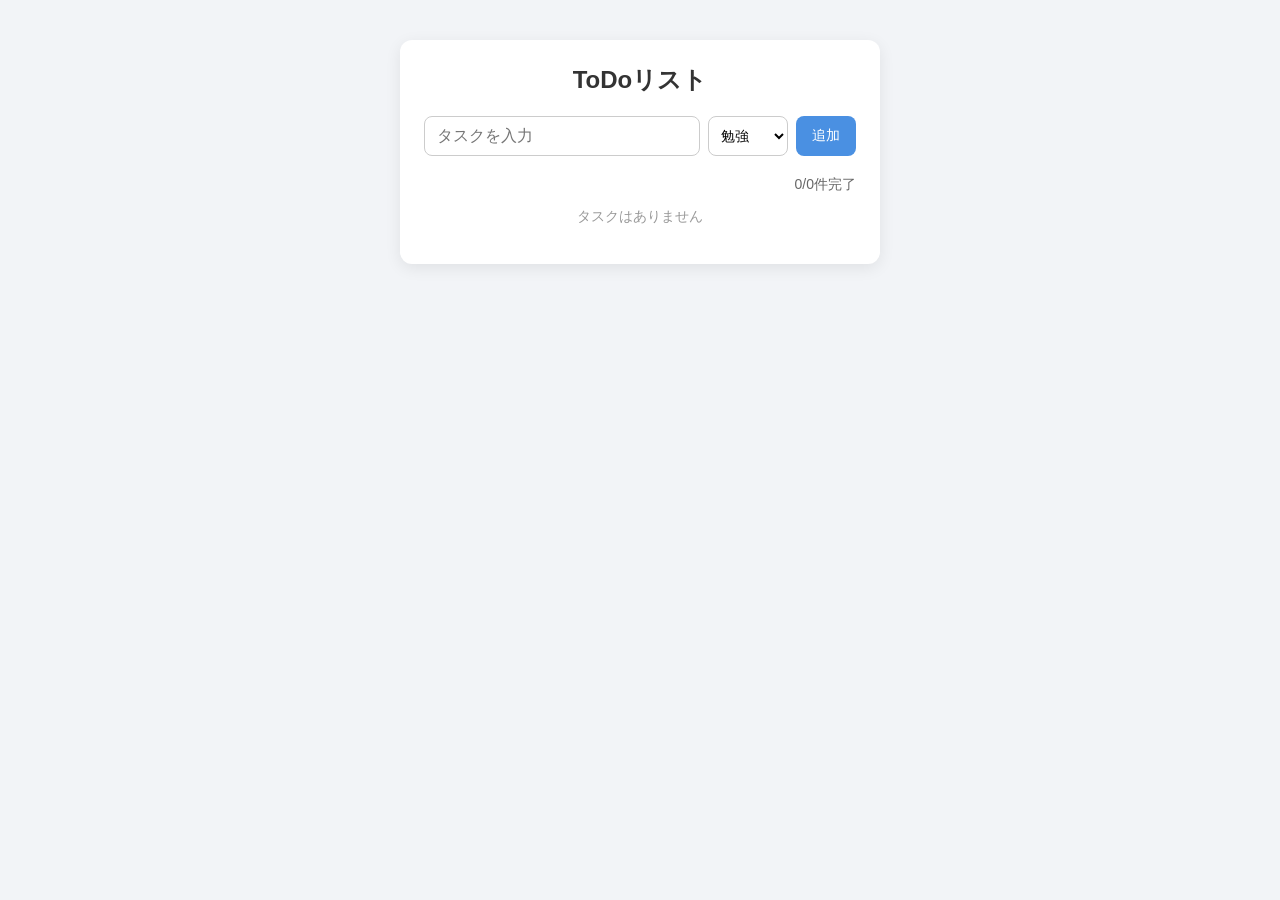
<file: week1/index.html>
<!DOCTYPE html>
<html lang="ja">
<head>
  <meta charset="UTF-8">
  <meta name="viewport" content="width=device-width, initial-scale=1.0">
  <title>ToDoリスト</title>
  <style>
    * {
      box-sizing: border-box;
    }

    body {
      margin: 0;
      padding: 40px 16px;
      background: #f2f4f7;
      font-family: "Hiragino Sans", "Noto Sans JP", "Yu Gothic", sans-serif;
      color: #333;
    }

    .container {
      max-width: 480px;
      margin: 0 auto;
      padding: 24px;
      background: #fff;
      border-radius: 12px;
      box-shadow: 0 4px 16px rgba(0, 0, 0, 0.08);
    }

    h1 {
      margin: 0 0 20px;
      font-size: 24px;
      text-align: center;
    }

    .input-area {
      display: flex;
      flex-wrap: wrap;
      gap: 8px;
      margin-bottom: 20px;
    }

    #taskInput {
      flex: 1 1 200px;
      min-width: 0;
      padding: 10px 12px;
      font-size: 16px;
      border: 1px solid #ccc;
      border-radius: 8px;
      outline: none;
    }

    #taskInput:focus {
      border-color: #4a90e2;
    }

    #categorySelect {
      margin-left: auto;
      padding: 10px 8px;
      font-size: 14px;
      background: #fff;
      border: 1px solid #ccc;
      border-radius: 8px;
      outline: none;
    }

    #categorySelect:focus {
      border-color: #4a90e2;
    }

    button {
      cursor: pointer;
      border: none;
      border-radius: 8px;
      font-size: 14px;
    }

    #addButton {
      flex-shrink: 0;
      padding: 10px 16px;
      background: #4a90e2;
      color: #fff;
    }

    #addButton:hover {
      background: #357abd;
    }

    #taskCount {
      margin: 0 0 12px;
      color: #666;
      font-size: 14px;
      text-align: right;
    }

    #taskList {
      list-style: none;
      margin: 0;
      padding: 0;
    }

    .task-item {
      display: flex;
      align-items: center;
      justify-content: space-between;
      padding: 12px;
      margin-bottom: 8px;
      background: #fafafa;
      border-left: 6px solid #ccc;
      border-radius: 8px;
      box-shadow: 0 1px 4px rgba(0, 0, 0, 0.06);
    }

    /* カテゴリーごとの色 */
    .task-item.category-study {
      background: #e8f1fc;
      border-left-color: #4a90e2;
    }

    .task-item.category-work {
      background: #fdf0e1;
      border-left-color: #e67e22;
    }

    .task-item.category-play {
      background: #e6f6ec;
      border-left-color: #27ae60;
    }

    .category-label {
      flex-shrink: 0;
      margin-right: 10px;
      padding: 2px 8px;
      color: #fff;
      font-size: 12px;
      border-radius: 10px;
    }

    .category-study .category-label {
      background: #2a6fbf;
    }

    .category-work .category-label {
      background: #b85c0a;
    }

    .category-play .category-label {
      background: #1c8049;
    }

    .task-text {
      flex: 1;
      cursor: pointer;
      word-break: break-all;
    }

    .task-item.done .task-text {
      text-decoration: line-through;
      color: #aaa;
    }

    .delete-button {
      margin-left: 12px;
      padding: 6px 10px;
      background: #e74c3c;
      color: #fff;
    }

    .delete-button:hover {
      background: #c0392b;
    }

    .empty-message {
      text-align: center;
      color: #999;
      font-size: 14px;
    }
  </style>
</head>
<body>
  <div class="container">
    <h1>ToDoリスト</h1>

    <div class="input-area">
      <input type="text" id="taskInput" placeholder="タスクを入力">
      <select id="categorySelect" aria-label="カテゴリー"></select>
      <button id="addButton">追加</button>
    </div>

    <p id="taskCount"></p>

    <ul id="taskList"></ul>
  </div>

  <script>
    // タスクを管理する配列
    // 各タスクは { text: "内容", done: false, category: "study" } の形
    const tasks = [];

    // 選べるカテゴリー(色はCSSの .category-○○ で指定する)
    const categories = [
      { id: "study", label: "勉強" },
      { id: "work", label: "バイト" },
      { id: "play", label: "遊び" }
    ];

    const taskInput = document.getElementById("taskInput");
    const categorySelect = document.getElementById("categorySelect");
    const addButton = document.getElementById("addButton");
    const taskList = document.getElementById("taskList");
    const taskCount = document.getElementById("taskCount");

    // カテゴリーの選択肢を作る
    categories.forEach(function (category) {
      const option = document.createElement("option");
      option.value = category.id;
      option.textContent = category.label;
      categorySelect.appendChild(option);
    });

    // タスクを追加する
    function addTask() {
      const text = taskInput.value.trim();
      if (text === "") return;

      tasks.push({ text: text, done: false, category: categorySelect.value });
      taskInput.value = "";
      render();
    }

    // 完了状態を切り替える
    function toggleTask(index) {
      tasks[index].done = !tasks[index].done;
      render();
    }

    // タスクを削除する
    function deleteTask(index) {
      tasks.splice(index, 1);
      render();
    }

    // 配列の内容をもとに画面を描き直す
    function render() {
      taskList.innerHTML = "";

      // 完了件数/総件数を表示する
      const doneCount = tasks.filter(function (task) {
        return task.done;
      }).length;
      taskCount.textContent = doneCount + "/" + tasks.length + "件完了";

      if (tasks.length === 0) {
        const p = document.createElement("p");
        p.className = "empty-message";
        p.textContent = "タスクはありません";
        taskList.appendChild(p);
        return;
      }

      tasks.forEach(function (task, index) {
        const li = document.createElement("li");
        li.className = "task-item category-" + task.category;
        if (task.done) {
          li.classList.add("done");
        }

        const label = document.createElement("span");
        label.className = "category-label";
        label.textContent = categories.find(function (category) {
          return category.id === task.category;
        }).label;

        const span = document.createElement("span");
        span.className = "task-text";
        span.textContent = task.text;
        span.addEventListener("click", function () {
          toggleTask(index);
        });

        const deleteButton = document.createElement("button");
        deleteButton.className = "delete-button";
        deleteButton.textContent = "削除";
        deleteButton.addEventListener("click", function () {
          deleteTask(index);
        });

        li.appendChild(label);
        li.appendChild(span);
        li.appendChild(deleteButton);
        taskList.appendChild(li);
      });
    }

    addButton.addEventListener("click", addTask);

    // Enterキーでも追加できるようにする
    taskInput.addEventListener("keydown", function (e) {
      if (e.key === "Enter" && !e.isComposing) {
        addTask();
      }
    });

    render();
  </script>
</body>
</html>
</file>
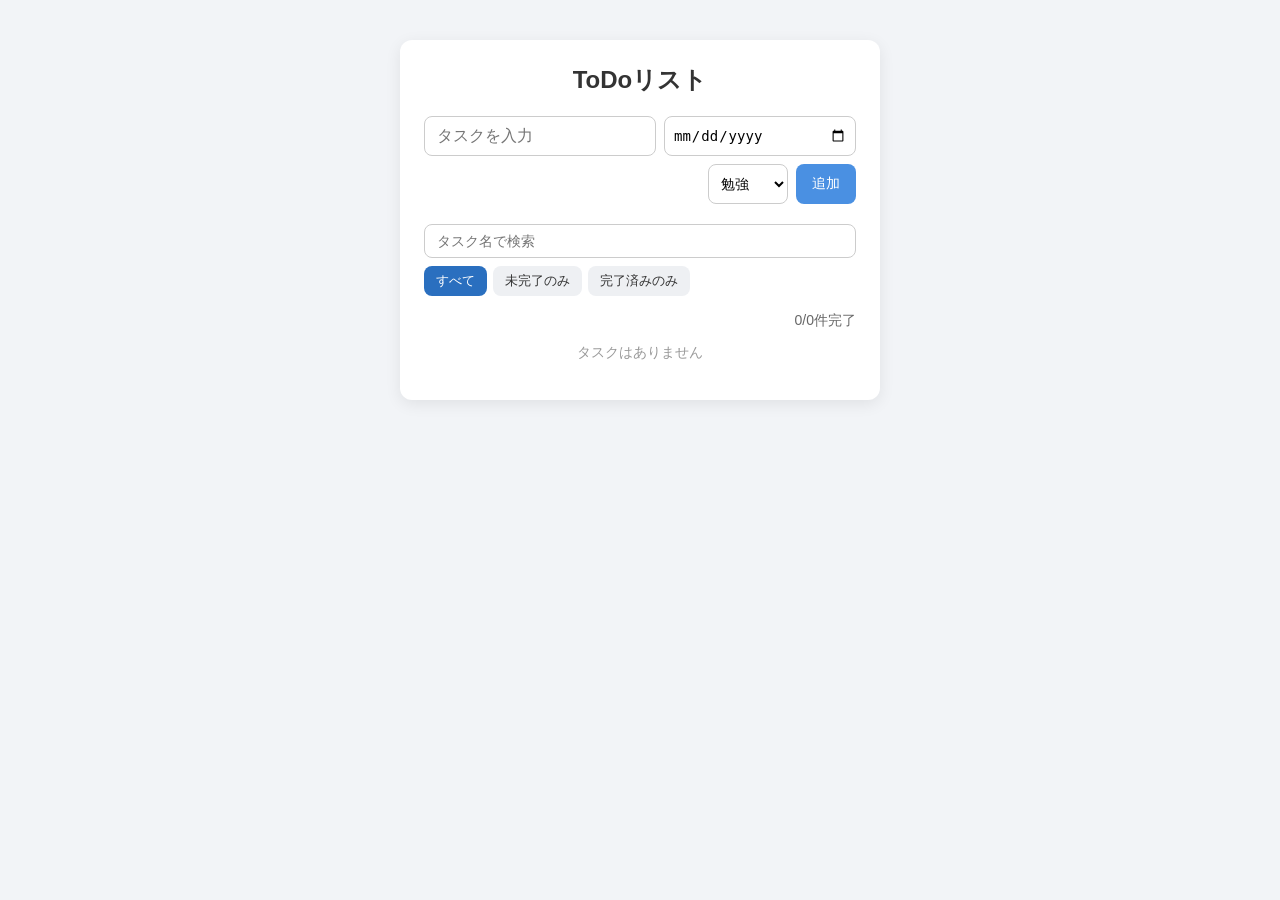
<file: week2/experiment-3/index.html>
<!DOCTYPE html>
<html lang="ja">
<head>
  <meta charset="UTF-8">
  <meta name="viewport" content="width=device-width, initial-scale=1.0">
  <title>ToDoリスト</title>
  <style>
    * {
      box-sizing: border-box;
    }

    body {
      margin: 0;
      padding: 40px 16px;
      background: #f2f4f7;
      font-family: "Hiragino Sans", "Noto Sans JP", "Yu Gothic", sans-serif;
      color: #333;
    }

    .container {
      max-width: 480px;
      margin: 0 auto;
      padding: 24px;
      background: #fff;
      border-radius: 12px;
      box-shadow: 0 4px 16px rgba(0, 0, 0, 0.08);
    }

    h1 {
      margin: 0 0 20px;
      font-size: 24px;
      text-align: center;
    }

    .input-area {
      display: flex;
      flex-wrap: wrap;
      gap: 8px;
      margin-bottom: 20px;
    }

    #taskInput {
      flex: 1 1 200px;
      min-width: 0;
      padding: 10px 12px;
      font-size: 16px;
      border: 1px solid #ccc;
      border-radius: 8px;
      outline: none;
    }

    #taskInput:focus {
      border-color: #4a90e2;
    }

    #dueDateInput {
      flex: 1 1 160px;
      min-width: 0;
      padding: 10px 8px;
      font-size: 14px;
      border: 1px solid #ccc;
      border-radius: 8px;
      outline: none;
    }

    #dueDateInput:focus {
      border-color: #4a90e2;
    }

    #categorySelect {
      margin-left: auto;
      padding: 10px 8px;
      font-size: 14px;
      background: #fff;
      border: 1px solid #ccc;
      border-radius: 8px;
      outline: none;
    }

    #categorySelect:focus {
      border-color: #4a90e2;
    }

    button {
      cursor: pointer;
      border: none;
      border-radius: 8px;
      font-size: 14px;
    }

    #addButton {
      flex-shrink: 0;
      padding: 10px 16px;
      background: #4a90e2;
      color: #fff;
    }

    #addButton:hover {
      background: #357abd;
    }

    .filter-area {
      margin-bottom: 16px;
    }

    #searchInput {
      width: 100%;
      margin-bottom: 8px;
      padding: 8px 12px;
      font-size: 14px;
      border: 1px solid #ccc;
      border-radius: 8px;
      outline: none;
    }

    #searchInput:focus {
      border-color: #4a90e2;
    }

    .filter-group {
      display: flex;
      flex-wrap: wrap;
      gap: 6px;
    }

    .filter-button {
      padding: 6px 12px;
      background: #eef0f3;
      color: #333;
      font-size: 13px;
    }

    .filter-button:hover {
      background: #dfe3e8;
    }

    /* 選択中のフィルター */
    .filter-button[aria-pressed="true"] {
      background: #2a6fbf;
      color: #fff;
    }

    #taskCount {
      margin: 0 0 12px;
      color: #666;
      font-size: 14px;
      text-align: right;
    }

    #taskList {
      list-style: none;
      margin: 0;
      padding: 0;
    }

    .task-item {
      display: flex;
      align-items: center;
      justify-content: space-between;
      padding: 12px;
      margin-bottom: 8px;
      background: #fafafa;
      border-left: 6px solid #ccc;
      border-radius: 8px;
      box-shadow: 0 1px 4px rgba(0, 0, 0, 0.06);
    }

    /* カテゴリーごとの色 */
    .task-item.category-study {
      background: #e8f1fc;
      border-left-color: #4a90e2;
    }

    .task-item.category-work {
      background: #fdf0e1;
      border-left-color: #e67e22;
    }

    .task-item.category-play {
      background: #e6f6ec;
      border-left-color: #27ae60;
    }

    /* 締め切りを過ぎたタスク(カテゴリーの色より優先するため、その後ろに書く) */
    .task-item.overdue {
      background: #fbdedb;
      border-left-color: #e74c3c;
    }

    .task-item.overdue .due-date {
      color: #a93226;
      font-weight: bold;
    }

    .category-label {
      flex-shrink: 0;
      margin-right: 10px;
      padding: 2px 8px;
      color: #fff;
      font-size: 12px;
      border-radius: 10px;
    }

    .category-study .category-label {
      background: #2a6fbf;
    }

    .category-work .category-label {
      background: #b85c0a;
    }

    .category-play .category-label {
      background: #1c8049;
    }

    .task-text {
      flex: 1;
      cursor: pointer;
      word-break: break-all;
    }

    .task-item.done .task-text {
      text-decoration: line-through;
      color: #aaa;
    }

    .due-date {
      flex-shrink: 0;
      margin-left: 8px;
      color: #666;
      font-size: 12px;
    }

    /* スマホ幅では入力欄を1行に収め、締め切り日はタスク名の下に表示する */
    @media (max-width: 480px) {
      #dueDateInput {
        flex-basis: 120px;
      }

      .task-item {
        flex-wrap: wrap;
      }

      .due-date {
        order: 1;
        width: 100%;
        margin: 6px 0 0;
        text-align: right;
      }
    }

    .delete-button {
      margin-left: 12px;
      padding: 6px 10px;
      background: #e74c3c;
      color: #fff;
    }

    .delete-button:hover {
      background: #c0392b;
    }

    .empty-message {
      text-align: center;
      color: #999;
      font-size: 14px;
    }
  </style>
</head>
<body>
  <div class="container">
    <h1>ToDoリスト</h1>

    <div class="input-area">
      <input type="text" id="taskInput" placeholder="タスクを入力">
      <input type="date" id="dueDateInput" aria-label="締め切り日">
      <select id="categorySelect" aria-label="カテゴリー"></select>
      <button id="addButton">追加</button>
    </div>

    <div class="filter-area">
      <input type="search" id="searchInput" placeholder="タスク名で検索" aria-label="タスク名で検索">
      <div class="filter-group" id="statusFilter" role="group" aria-label="完了状態で絞り込み"></div>
    </div>

    <p id="taskCount"></p>

    <ul id="taskList"></ul>
  </div>

  <script>
    // Local Storage に保存するときのキー
    const STORAGE_KEY = "todo-tasks";

    // 選べるカテゴリー(色はCSSの .category-○○ で指定する)
    const categories = [
      { id: "study", label: "勉強" },
      { id: "work", label: "バイト" },
      { id: "play", label: "遊び" }
    ];

    // タスクを管理する配列(保存済みのタスクがあれば読み込む)
    // 各タスクは { text: "内容", done: false, category: "study", dueDate: "2026-12-31" } の形
    // dueDate は締め切り日で、未設定なら空文字(機能追加より前に保存したタスクには無い)
    const tasks = loadTasks();

    // 状態フィルターの選択肢
    const statusOptions = [
      { id: "all", label: "すべて" },
      { id: "active", label: "未完了のみ" },
      { id: "done", label: "完了済みのみ" }
    ];

    // 現在選択中の状態フィルター
    let currentStatus = "all";

    const taskInput = document.getElementById("taskInput");
    const dueDateInput = document.getElementById("dueDateInput");
    const categorySelect = document.getElementById("categorySelect");
    const addButton = document.getElementById("addButton");
    const taskList = document.getElementById("taskList");
    const taskCount = document.getElementById("taskCount");
    const searchInput = document.getElementById("searchInput");
    const statusFilter = document.getElementById("statusFilter");

    // カテゴリーの選択肢を作る
    categories.forEach(function (category) {
      const option = document.createElement("option");
      option.value = category.id;
      option.textContent = category.label;
      categorySelect.appendChild(option);
    });

    // 状態フィルターのボタンを作る(最初は「すべて」を選択状態にする)
    statusOptions.forEach(function (option) {
      const button = document.createElement("button");
      button.className = "filter-button";
      button.textContent = option.label;
      button.setAttribute("aria-pressed", String(option.id === currentStatus));
      button.addEventListener("click", function () {
        statusFilter.querySelectorAll("button").forEach(function (other) {
          other.setAttribute("aria-pressed", String(other === button));
        });
        currentStatus = option.id;
        render();
      });
      statusFilter.appendChild(button);
    });

    // タスクが状態フィルターと検索キーワードの両方に合うか調べる
    function matchesFilter(task) {
      const statusOk =
        currentStatus === "all" ||
        (currentStatus === "done" && task.done) ||
        (currentStatus === "active" && !task.done);
      const keyword = searchInput.value.trim().toLowerCase();
      return statusOk && task.text.toLowerCase().includes(keyword);
    }

    // Local Storage からタスクを読み込む
    // 読み込めないときや壊れたデータは無視して、画面が動かなくならないようにする
    function loadTasks() {
      try {
        const saved = JSON.parse(localStorage.getItem(STORAGE_KEY));
        if (!Array.isArray(saved)) return [];

        return saved.filter(function (task) {
          return (
            task !== null &&
            typeof task.text === "string" &&
            typeof task.done === "boolean" &&
            categories.some(function (category) {
              return category.id === task.category;
            })
          );
        });
      } catch (error) {
        console.warn("タスクを読み込めませんでした", error);
        return [];
      }
    }

    // タスクを Local Storage に保存する
    function saveTasks() {
      try {
        localStorage.setItem(STORAGE_KEY, JSON.stringify(tasks));
      } catch (error) {
        console.warn("タスクを保存できませんでした", error);
      }
    }

    // タスクを追加する
    function addTask() {
      const text = taskInput.value.trim();
      if (text === "") return;

      tasks.push({
        text: text,
        done: false,
        category: categorySelect.value,
        dueDate: dueDateInput.value
      });
      saveTasks();
      taskInput.value = "";
      dueDateInput.value = "";
      render();
    }

    // 完了状態を切り替える
    function toggleTask(index) {
      tasks[index].done = !tasks[index].done;
      saveTasks();
      render();
    }

    // タスクを削除する
    function deleteTask(index) {
      tasks.splice(index, 1);
      saveTasks();
      render();
    }

    // 今日の日付を "2026-12-31" の形で返す(日本時間などの端末の日付を使う)
    function getToday() {
      const now = new Date();
      const month = String(now.getMonth() + 1).padStart(2, "0");
      const day = String(now.getDate()).padStart(2, "0");
      return now.getFullYear() + "-" + month + "-" + day;
    }

    // 未完了で締め切りを過ぎているか調べる(締め切り当日はまだ過ぎていない扱い)
    function isOverdue(task) {
      return !task.done && task.dueDate && task.dueDate < getToday();
    }

    // 配列の内容をもとに画面を描き直す
    function render() {
      taskList.innerHTML = "";

      // 完了件数/総件数を表示する
      const doneCount = tasks.filter(function (task) {
        return task.done;
      }).length;
      taskCount.textContent = doneCount + "/" + tasks.length + "件完了";

      if (!tasks.some(matchesFilter)) {
        const p = document.createElement("p");
        p.className = "empty-message";
        p.textContent = tasks.length === 0 ? "タスクはありません" : "条件に合うタスクはありません";
        taskList.appendChild(p);
        return;
      }

      // index は tasks 配列での位置なので、絞り込み中でも正しいタスクを操作できる
      tasks.forEach(function (task, index) {
        if (!matchesFilter(task)) return;

        const li = document.createElement("li");
        li.className = "task-item category-" + task.category;
        if (task.done) {
          li.classList.add("done");
        }
        if (isOverdue(task)) {
          li.classList.add("overdue");
        }

        const label = document.createElement("span");
        label.className = "category-label";
        label.textContent = categories.find(function (category) {
          return category.id === task.category;
        }).label;

        const span = document.createElement("span");
        span.className = "task-text";
        span.textContent = task.text;
        span.addEventListener("click", function () {
          toggleTask(index);
        });

        const deleteButton = document.createElement("button");
        deleteButton.className = "delete-button";
        deleteButton.textContent = "削除";
        deleteButton.addEventListener("click", function () {
          deleteTask(index);
        });

        li.appendChild(label);
        li.appendChild(span);

        // 締め切り日が設定されているタスクだけ表示する
        if (task.dueDate) {
          const dueDate = document.createElement("span");
          dueDate.className = "due-date";
          dueDate.textContent = "締切: " + task.dueDate;
          li.appendChild(dueDate);
        }

        li.appendChild(deleteButton);
        taskList.appendChild(li);
      });
    }

    addButton.addEventListener("click", addTask);

    // 入力するたびに検索結果を更新する
    searchInput.addEventListener("input", render);

    // Enterキーでも追加できるようにする
    taskInput.addEventListener("keydown", function (e) {
      if (e.key === "Enter" && !e.isComposing) {
        addTask();
      }
    });

    render();
  </script>
</body>
</html>
</file>
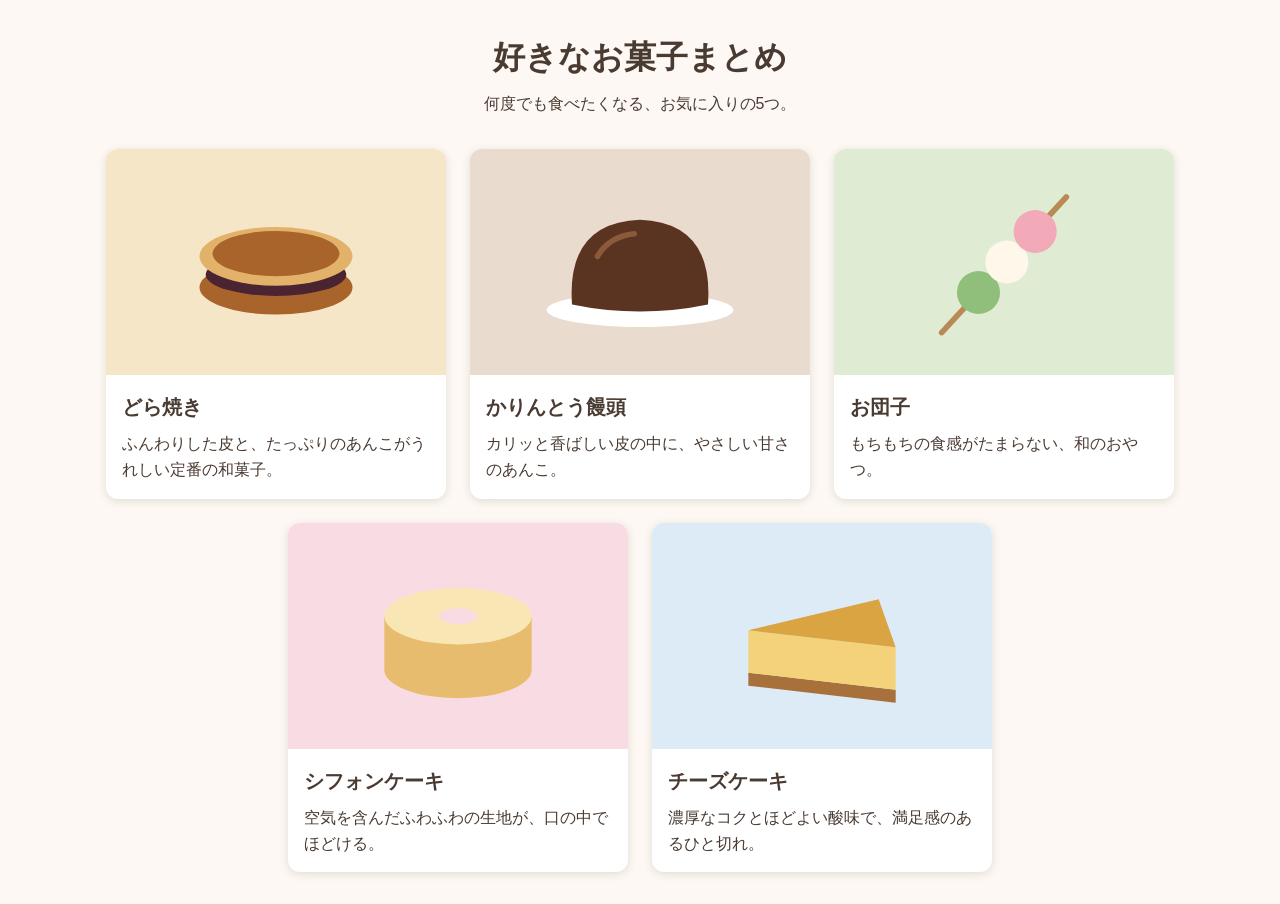
<file: week2/okashi/index.html>
<!DOCTYPE html>
<html lang="ja">
<head>
  <meta charset="UTF-8">
  <meta name="viewport" content="width=device-width, initial-scale=1.0">
  <title>好きなお菓子まとめ</title>
  <link rel="stylesheet" href="style.css">
</head>
<body>
  <header class="page-header">
    <h1>好きなお菓子まとめ</h1>
    <p>何度でも食べたくなる、お気に入りの5つ。</p>
  </header>

  <main class="cards">
    <article class="card">
      <img src="images/dorayaki.svg" alt="どら焼きのイメージ画像">
      <h2>どら焼き</h2>
      <p>ふんわりした皮と、たっぷりのあんこがうれしい定番の和菓子。</p>
    </article>

    <article class="card">
      <img src="images/karinto-manju.svg" alt="かりんとう饅頭のイメージ画像">
      <h2>かりんとう饅頭</h2>
      <p>カリッと香ばしい皮の中に、やさしい甘さのあんこ。</p>
    </article>

    <article class="card">
      <img src="images/dango.svg" alt="お団子のイメージ画像">
      <h2>お団子</h2>
      <p>もちもちの食感がたまらない、和のおやつ。</p>
    </article>

    <article class="card">
      <img src="images/chiffon.svg" alt="シフォンケーキのイメージ画像">
      <h2>シフォンケーキ</h2>
      <p>空気を含んだふわふわの生地が、口の中でほどける。</p>
    </article>

    <article class="card">
      <img src="images/cheesecake.svg" alt="チーズケーキのイメージ画像">
      <h2>チーズケーキ</h2>
      <p>濃厚なコクとほどよい酸味で、満足感のあるひと切れ。</p>
    </article>
  </main>
</body>
</html>
</file>
<file: week2/okashi/style.css>
* {
  box-sizing: border-box;
}

body {
  margin: 0;
  padding: 32px 16px;
  background-color: #fdf8f3;
  color: #4a3b32;
  font-family: "Hiragino Sans", "Yu Gothic", "Meiryo", sans-serif;
  line-height: 1.6;
}

.page-header {
  margin-bottom: 32px;
  text-align: center;
}

.page-header h1 {
  margin: 0 0 8px;
  font-size: 2rem;
}

.page-header p {
  margin: 0;
}

/* カードの並び：横に並べ、入りきらなければ折り返す */
.cards {
  display: flex;
  flex-wrap: wrap;
  justify-content: center;
  gap: 24px;
  max-width: 1080px;
  margin: 0 auto;
}

/* 基準幅280pxで余白を分け合う。広い画面でも340pxまでに抑える */
.card {
  flex: 1 1 280px;
  max-width: 340px;
  overflow: hidden;
  background-color: #fff;
  border-radius: 12px;
  box-shadow: 0 2px 8px rgba(74, 59, 50, 0.15);
  transition: transform 0.2s ease, box-shadow 0.2s ease;
}

/* マウスを乗せると少し浮き上がる */
.card:hover {
  transform: translateY(-6px);
  box-shadow: 0 10px 20px rgba(74, 59, 50, 0.2);
}

.card img {
  display: block;
  width: 100%;
  height: auto;
}

.card h2 {
  margin: 16px 16px 8px;
  font-size: 1.25rem;
}

.card p {
  margin: 0 16px 16px;
}
</file>
